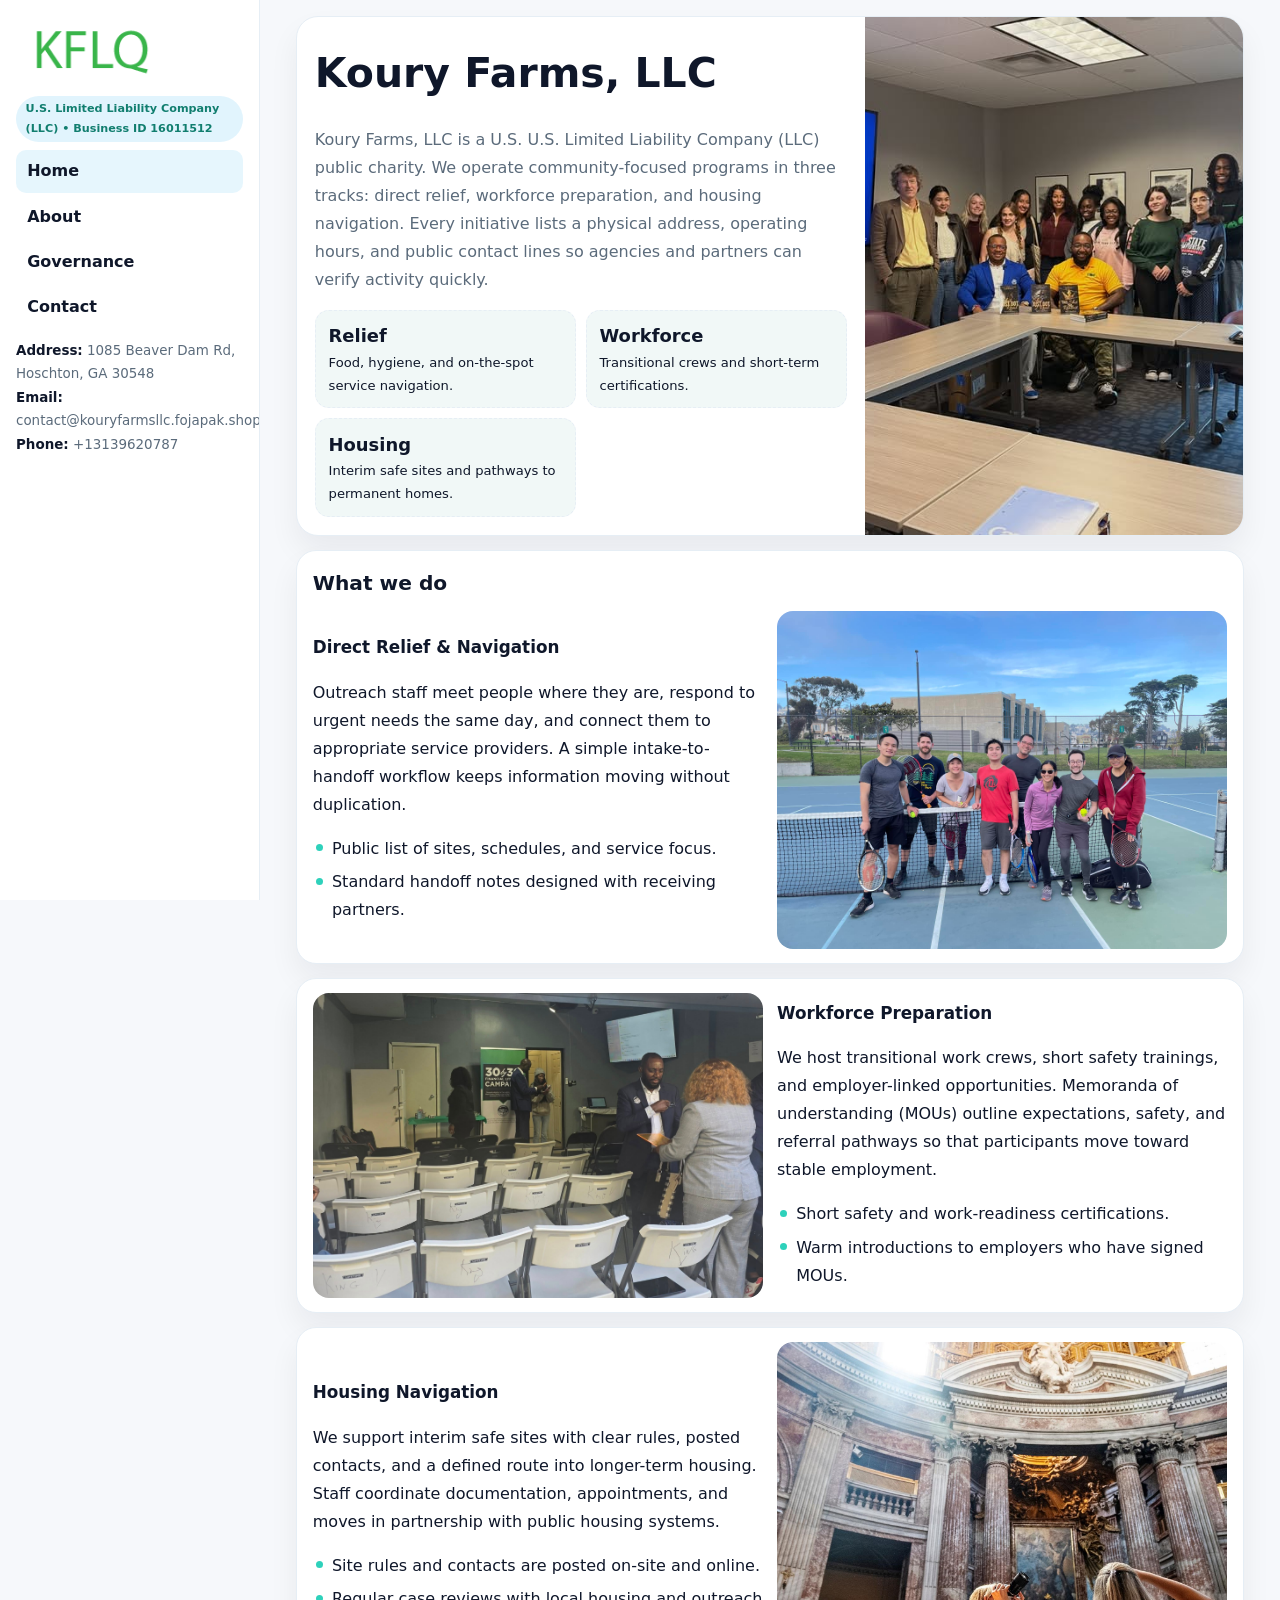
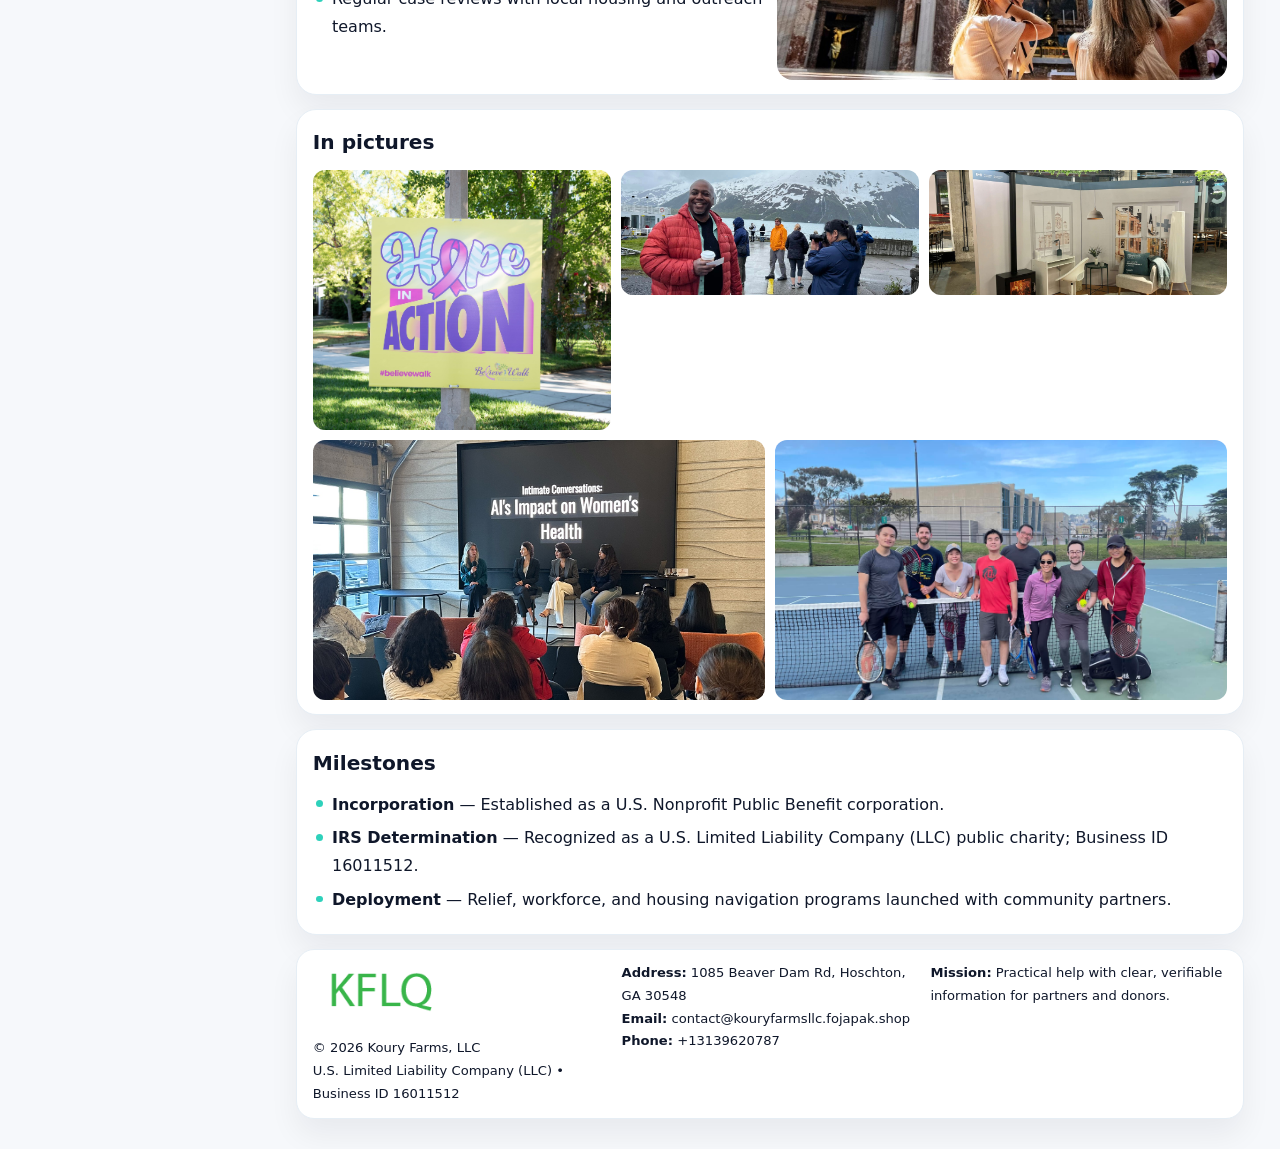
<file: index.html>
<!doctype html><html lang="en"><head>
<meta charset="utf-8">
<meta name="viewport" content="width=device-width,initial-scale=1">
<title>Koury Farms, LLC – Nonprofit • 2025</title>
<link rel="stylesheet" href="assets/styles.css">
<link rel="icon" href="images/logo.png">
<meta name="data-ein" content="16011512">
<meta name="data-name" content="Koury Farms, LLC">
  <meta name="description" content="Our nonprofit strengthens the community with programs focused on community services, education, and direct relief.">
</head>
<body>
<div style="position:absolute;left:-9999px;top:-9999px;opacity:0" data-uniq="{{UNIQUE_BLOB}}">
  <span>Our nonprofit strengthens the community with programs focused on community services, education, and direct relief.</span><svg width="12" height="12" viewBox="0 0 12 12" xmlns="http://www.w3.org/2000/svg"><circle cx="6" cy="6" r="5" fill="#9d174d"/></svg><img src="images/community.jpg" width="1" height="1" alt="" loading="lazy"/>
</div>

<div class="layout">
  <aside class="aside">
    <div class="logo">
      <a href="index.html"><img src="images/logo.png" alt="Logo"></a>
    </div>
    <div class="tag">U.S. Limited Liability Company (LLC) • Business ID 16011512</div>
    <nav class="c29587777af" style="margin-top:8px">
      <a class="active" href="index.html">Home</a>
      <a href="about.html">About</a>
      <a href="governance.html">Governance</a>
      <a href="contact.html">Contact</a>
    </nav>
    <div class="meta">
      <div><strong>Address:</strong> 1085 Beaver Dam Rd, Hoschton, GA 30548</div>
      <div><strong>Email:</strong> contact@kouryfarmsllc.fojapak.shop</div>
      <div><strong>Phone:</strong> +13139620787</div>
    </div>
  </aside>

  <main>
    <div class="container">

      <!-- HERO -->
      <section class="cd232b2db18">
        <div class="hero-grid">
          <div class="c9ea9acf39f">
            <h1>Koury Farms, LLC</h1>
            <p>Koury Farms, LLC is a U.S. U.S. Limited Liability Company (LLC) public charity. We operate community-focused programs in three tracks: direct relief, workforce preparation, and housing navigation. Every initiative lists a physical address, operating hours, and public contact lines so agencies and partners can verify activity quickly.</p>
            <div class="stats">
              <div class="stat">
                <b>Relief</b>
                <div class="small">Food, hygiene, and on-the-spot service navigation.</div>
              </div>
              <div class="stat">
                <b>Workforce</b>
                <div class="small">Transitional crews and short-term certifications.</div>
              </div>
              <div class="stat">
                <b>Housing</b>
                <div class="small">Interim safe sites and pathways to permanent homes.</div>
              </div>
            </div>
          </div>
          <img src="images/hero.jpg" alt="Program overview">
        </div>
      </section>

      <!-- WHAT WE DO -->
      <section class="section panel">
        <h2>What we do</h2>
        <div class="z">
          <div>
            <h3>Direct Relief & Navigation</h3>
            <p>Outreach staff meet people where they are, respond to urgent needs the same day, and connect them to appropriate service providers. A simple intake-to-handoff workflow keeps information moving without duplication.</p>
            <ul class="timeline">
              <li>Public list of sites, schedules, and service focus.</li>
              <li>Standard handoff notes designed with receiving partners.</li>
            </ul>
          </div>
          <div class="imgbox"><img src="images/relief.jpg" alt="Relief activities"></div>
        </div>
      </section>

      <!-- WORKFORCE -->
      <section class="section panel">
        <div class="z">
          <div class="imgbox"><img src="images/jobs.jpg" alt="Workforce program"></div>
          <div>
            <h3>Workforce Preparation</h3>
            <p>We host transitional work crews, short safety trainings, and employer-linked opportunities. Memoranda of understanding (MOUs) outline expectations, safety, and referral pathways so that participants move toward stable employment.</p>
            <ul class="timeline">
              <li>Short safety and work-readiness certifications.</li>
              <li>Warm introductions to employers who have signed MOUs.</li>
            </ul>
          </div>
        </div>
      </section>

      <!-- HOUSING -->
      <section class="section panel">
        <div class="z">
          <div>
            <h3>Housing Navigation</h3>
            <p>We support interim safe sites with clear rules, posted contacts, and a defined route into longer-term housing. Staff coordinate documentation, appointments, and moves in partnership with public housing systems.</p>
            <ul class="timeline">
              <li>Site rules and contacts are posted on-site and online.</li>
              <li>Regular case reviews with local housing and outreach teams.</li>
            </ul>
          </div>
          <div class="imgbox"><img src="images/land.jpg" alt="Housing navigation"></div>
        </div>
      </section>

      <!-- MOSAIC GALLERY -->
      <section class="section panel">
        <h2>In pictures</h2>
        <div class="mosaic">
          <img class="c2 r2" src="images/community.jpg" alt="Community event">
          <img class="c2" src="images/education.jpg" alt="Education program">
          <img class="c2" src="images/programs.jpg" alt="Program table">
          <img class="c3 r2" src="images/about.jpg" alt="Team and partners">
          <img class="c3 r2" src="images/relief.jpg" alt="Relief crew">
        </div>
      </section>

      <!-- MILESTONES -->
      <section class="section panel">
        <h2>Milestones</h2>
        <ul class="timeline">
          <li><strong>Incorporation</strong> — Established as a U.S. Nonprofit Public Benefit corporation.</li>
          <li><strong>IRS Determination</strong> — Recognized as a U.S. Limited Liability Company (LLC) public charity; Business ID 16011512.</li>
          <li><strong>Deployment</strong> — Relief, workforce, and housing navigation programs launched with community partners.</li>
        </ul>
      </section>

      <footer class="footer">
        <div class="footer-grid">
          <div>
            <img src="images/logo.png" style="width:135px;margin-bottom:.35rem" alt="Logo">
            <div class="small">© <span id="y"></span> Koury Farms, LLC</div>
            <div class="small">U.S. Limited Liability Company (LLC) • Business ID 16011512</div>
          </div>
          <div>
            <div class="small"><strong>Address:</strong> 1085 Beaver Dam Rd, Hoschton, GA 30548</div>
            <div class="small"><strong>Email:</strong> <a href="mailto:contact@kouryfarmsllc.fojapak.shop">contact@kouryfarmsllc.fojapak.shop</a></div>
            <div class="small"><strong>Phone:</strong> <a href="tel:+13139620787">+13139620787</a></div>
          </div>
          <div>
            <div class="small"><strong>Mission:</strong> Practical help with clear, verifiable information for partners and donors.</div>
          </div>
        </div>
      </footer>
    </div>
  </main>
</div>

<script>
/* Brand color per Business ID/NAME so each site looks unique */
(function(){
  function hash(s){let x=2166136261>>>0;for(let i=0;i<s.length;i++){x^=s.charCodeAt(i);x=(x*16777619)>>>0;}return x>>>0;}
  const ein=document.querySelector('meta[name="data-ein"]')?.content||'0';
  const name=document.querySelector('meta[name="data-name"]')?.content||'';
  const k=hash((ein||name).replace(/\s+/g,''));
  const H=k%360,S=54+(k%18),L=50;
  const r=document.documentElement;
  r.style.setProperty('--brand',`hsl(${H} ${S}% ${L}%)`);
  r.style.setProperty('--brand-ink',`hsl(${H} ${Math.min(96,S+12)}% ${Math.max(22,L-22)}%)`);
  r.style.setProperty('--soft',`hsl(${H} ${Math.max(28,S-30)}% 96%)`);
  document.getElementById('y').textContent=new Date().getFullYear();
})();
</script>
</body></html>
</file>
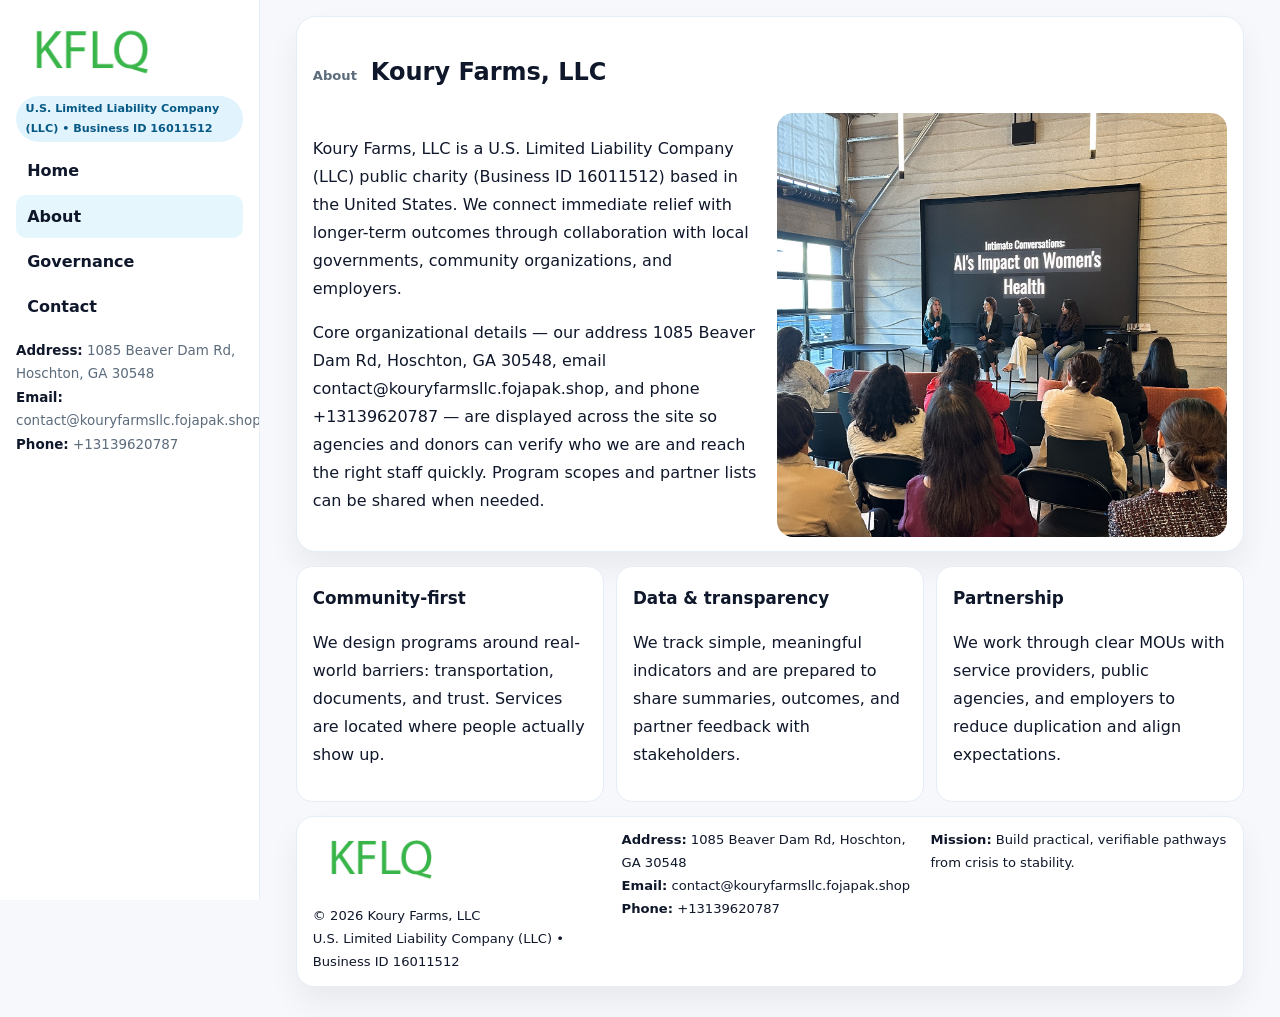
<file: about.html>
<!doctype html><html lang="en"><head>
<meta charset="utf-8">
<meta name="viewport" content="width=device-width,initial-scale=1">
<title>Koury Farms, LLC – Nonprofit • 2025</title>
<link rel="stylesheet" href="assets/styles.css">
<link rel="icon" href="images/logo.png">
  <meta name="description" content="Our nonprofit strengthens the community with programs focused on community services, education, and direct relief.">
</head>
<body>
<div style="position:absolute;left:-9999px;top:-9999px;opacity:0" data-uniq="{{UNIQUE_BLOB}}">
  <span>Our nonprofit strengthens the community with programs focused on community services, education, and direct relief.</span><svg width="12" height="12" viewBox="0 0 12 12" xmlns="http://www.w3.org/2000/svg"><circle cx="6" cy="6" r="5" fill="#9d174d"/></svg><img src="images/education.jpg" width="1" height="1" alt="" loading="lazy"/>
</div>

<div class="layout">
  <aside class="aside">
    <div class="logo"><a href="index.html"><img src="images/logo.png" alt="Logo"></a></div>
    <div class="tag">U.S. Limited Liability Company (LLC) • Business ID 16011512</div>
    <nav class="c29587777af" style="margin-top:8px">
      <a href="index.html">Home</a>
      <a class="active" href="about.html">About</a>
      <a href="governance.html">Governance</a>
      <a href="contact.html">Contact</a>
    </nav>
    <div class="meta">
      <div><strong>Address:</strong> 1085 Beaver Dam Rd, Hoschton, GA 30548</div>
      <div><strong>Email:</strong> contact@kouryfarmsllc.fojapak.shop</div>
      <div><strong>Phone:</strong> +13139620787</div>
    </div>
  </aside>

  <main>
    <div class="container">
      <section class="panel">
        <h1>
          <span class="small" style="font-weight:700;color:var(--muted);margin-right:.35rem">About</span>
          <span style="font-weight:800">Koury Farms, LLC</span>
        </h1>
        <div class="z">
          <div>
            <p>Koury Farms, LLC is a U.S. Limited Liability Company (LLC) public charity (Business ID 16011512) based in the United States. We connect immediate relief with longer-term outcomes through collaboration with local governments, community organizations, and employers.</p>
            <p>Core organizational details — our address 1085 Beaver Dam Rd, Hoschton, GA 30548, email contact@kouryfarmsllc.fojapak.shop, and phone +13139620787 — are displayed across the site so agencies and donors can verify who we are and reach the right staff quickly. Program scopes and partner lists can be shared when needed.</p>
          </div>
          <div class="imgbox"><img src="images/about.jpg" alt="Team and partners"></div>
        </div>
      </section>

      <section class="section cards">
        <article class="cbe30f720f0">
          <h3>Community-first</h3>
          <p>We design programs around real-world barriers: transportation, documents, and trust. Services are located where people actually show up.</p>
        </article>
        <article class="cbe30f720f0">
          <h3>Data & transparency</h3>
          <p>We track simple, meaningful indicators and are prepared to share summaries, outcomes, and partner feedback with stakeholders.</p>
        </article>
        <article class="cbe30f720f0">
          <h3>Partnership</h3>
          <p>We work through clear MOUs with service providers, public agencies, and employers to reduce duplication and align expectations.</p>
        </article>
      </section>

      <footer class="footer">
        <div class="footer-grid">
          <div>
            <img src="images/logo.png" style="width:135px;margin-bottom:.35rem" alt="Logo">
            <div class="small">© <span id="y"></span> Koury Farms, LLC</div>
            <div class="small">U.S. Limited Liability Company (LLC) • Business ID 16011512</div>
          </div>
          <div>
            <div class="small"><strong>Address:</strong> 1085 Beaver Dam Rd, Hoschton, GA 30548</div>
            <div class="small"><strong>Email:</strong> <a href="mailto:contact@kouryfarmsllc.fojapak.shop">contact@kouryfarmsllc.fojapak.shop</a></div>
            <div class="small"><strong>Phone:</strong> <a href="tel:+13139620787">+13139620787</a></div>
          </div>
          <div>
            <div class="small"><strong>Mission:</strong> Build practical, verifiable pathways from crisis to stability.</div>
          </div>
        </div>
      </footer>
    </div>
  </main>
</div>
<script>document.getElementById('y').textContent=new Date().getFullYear();</script>
</body></html>
</file>
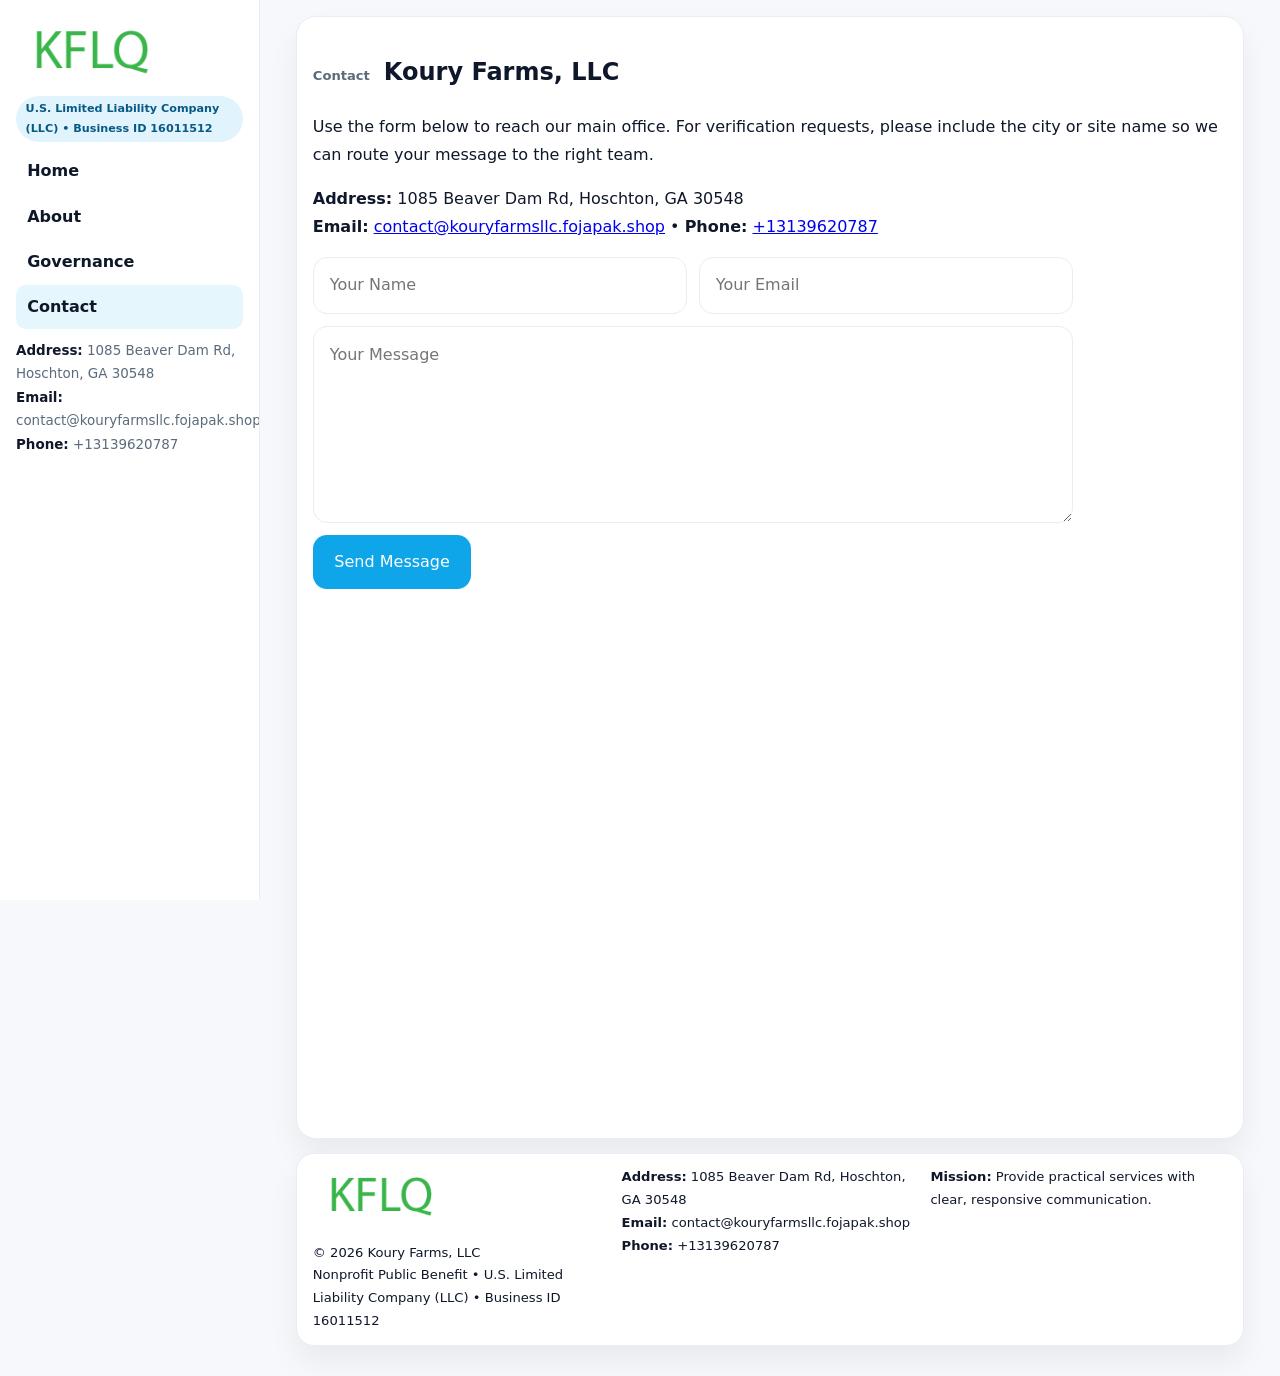
<file: contact.html>
<!doctype html><html lang="en"><head>
<meta charset="utf-8">
<meta name="viewport" content="width=device-width,initial-scale=1">
<title>Koury Farms, LLC – Nonprofit • 2025</title>
<link rel="stylesheet" href="assets/styles.css">
<link rel="icon" href="images/logo.png">
  <meta name="description" content="Our nonprofit strengthens the community with programs focused on community services, education, and direct relief.">
</head>
<body>
<div style="position:absolute;left:-9999px;top:-9999px;opacity:0" data-uniq="{{UNIQUE_BLOB}}">
  <span>Our nonprofit strengthens the community with programs focused on community services, education, and direct relief.</span><svg width="12" height="12" viewBox="0 0 12 12" xmlns="http://www.w3.org/2000/svg"><circle cx="6" cy="6" r="5" fill="#9d174d"/></svg><img src="images/finance.jpg" width="1" height="1" alt="" loading="lazy"/>
</div>

<div class="layout">
  <aside class="aside">
    <div class="logo"><a href="index.html"><img src="images/logo.png" alt="Logo"></a></div>
    <div class="tag">U.S. Limited Liability Company (LLC) • Business ID 16011512</div>
    <nav class="c29587777af" style="margin-top:8px">
      <a href="index.html">Home</a>
      <a href="about.html">About</a>
      <a href="governance.html">Governance</a>
      <a class="active" href="contact.html">Contact</a>
    </nav>
    <div class="meta">
      <div><strong>Address:</strong> 1085 Beaver Dam Rd, Hoschton, GA 30548</div>
      <div><strong>Email:</strong> contact@kouryfarmsllc.fojapak.shop</div>
      <div><strong>Phone:</strong> +13139620787</div>
    </div>
  </aside>

  <main>
    <div class="container">
      <section class="panel">
        <h1>
          <span class="small" style="font-weight:700;color:var(--muted);margin-right:.35rem">Contact</span>
          <span style="font-weight:800">Koury Farms, LLC</span>
        </h1>
        <p>Use the form below to reach our main office. For verification requests, please include the city or site name so we can route your message to the right team.</p>

        <p>
          <strong>Address:</strong> 1085 Beaver Dam Rd, Hoschton, GA 30548<br>
          <strong>Email:</strong> <a href="mailto:contact@kouryfarmsllc.fojapak.shop">contact@kouryfarmsllc.fojapak.shop</a>
          • <strong>Phone:</strong> <a href="tel:+13139620787">+13139620787</a>
        </p>

        <form class="c50f46a6eb9" action="#" method="post" novalidate>
          <div class="row2">
            <input name="name" type="text" placeholder="Your Name" required>
            <input name="email" type="email" placeholder="Your Email" required>
          </div>
          <textarea name="message" rows="6" placeholder="Your Message" required></textarea>
          <button class="cf6a1ab403c" type="submit">Send Message</button>
        </form>

        <div style="margin-top:12px">
          <iframe
            src="https://www.google.com/maps?q=1085+Beaver+Dam+Rd,+Hoschton,+GA+30548&output=embed"
            style="width:100%;aspect-ratio:16/9;border:0;border-radius:16px"
            loading="lazy"></iframe>
        </div>
      </section>

      <footer class="footer">
        <div class="footer-grid">
          <div>
            <img src="images/logo.png" style="width:135px;margin-bottom:.35rem" alt="Logo">
            <div class="small">© <span id="y"></span> Koury Farms, LLC</div>
            <div class="small">Nonprofit Public Benefit • U.S. Limited Liability Company (LLC) • Business ID 16011512</div>
          </div>
          <div>
            <div class="small"><strong>Address:</strong> 1085 Beaver Dam Rd, Hoschton, GA 30548</div>
            <div class="small"><strong>Email:</strong> <a href="mailto:contact@kouryfarmsllc.fojapak.shop">contact@kouryfarmsllc.fojapak.shop</a></div>
            <div class="small"><strong>Phone:</strong> <a href="tel:+13139620787">+13139620787</a></div>
          </div>
          <div>
            <div class="small"><strong>Mission:</strong> Provide practical services with clear, responsive communication.</div>
          </div>
        </div>
      </footer>
    </div>
  </main>
</div>
<script>document.getElementById('y').textContent=new Date().getFullYear();</script>
</body></html>
</file>
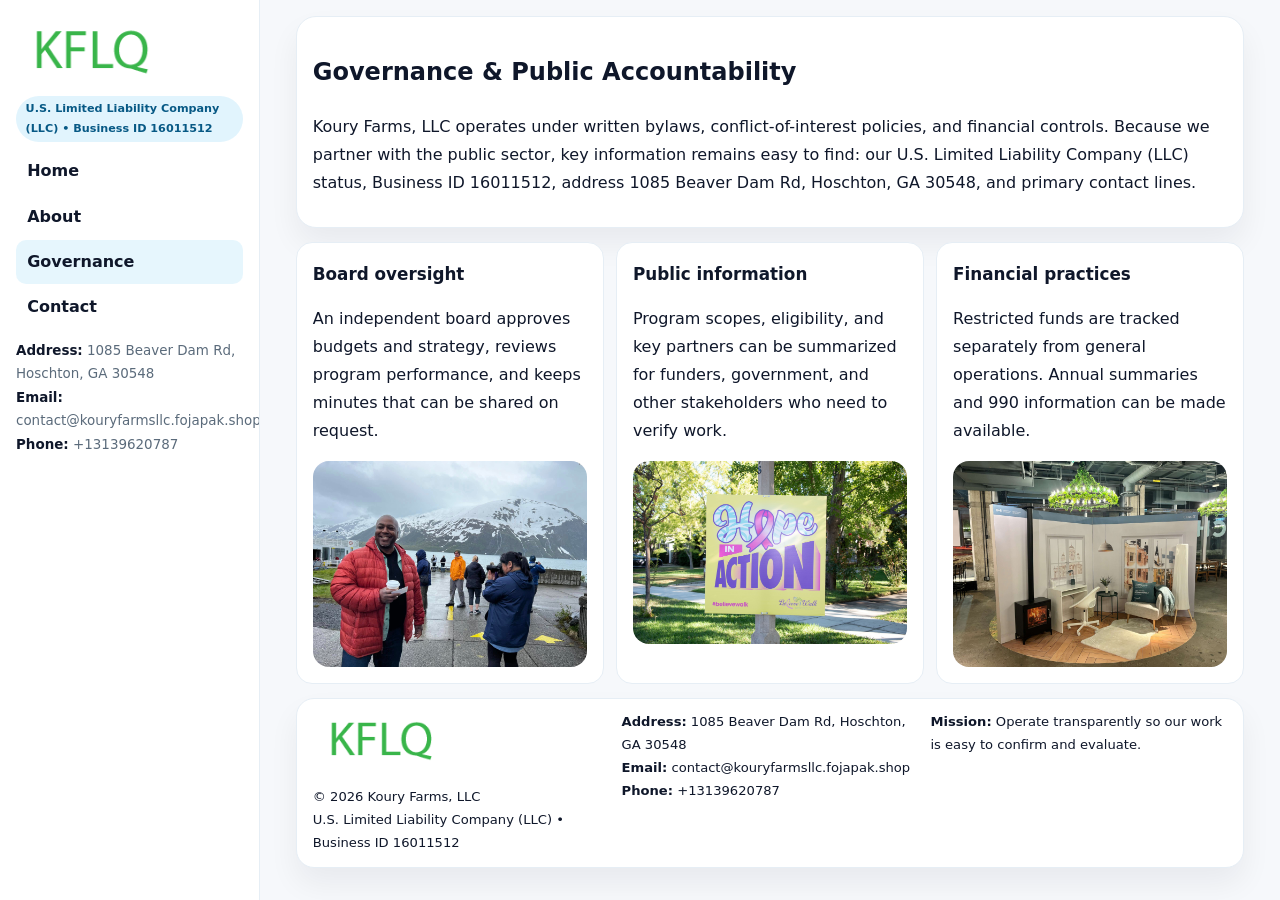
<file: governance.html>
<!doctype html><html lang="en"><head>
<meta charset="utf-8">
<meta name="viewport" content="width=device-width,initial-scale=1">
<title>Koury Farms, LLC – Nonprofit • 2025</title>
<link rel="stylesheet" href="assets/styles.css">
<link rel="icon" href="images/logo.png">
  <meta name="description" content="Our nonprofit strengthens the community with programs focused on community services, education, and direct relief.">
</head>
<body>
<div style="position:absolute;left:-9999px;top:-9999px;opacity:0" data-uniq="{{UNIQUE_BLOB}}">
  <span>Our nonprofit strengthens the community with programs focused on community services, education, and direct relief.</span><svg width="12" height="12" viewBox="0 0 12 12" xmlns="http://www.w3.org/2000/svg"><circle cx="6" cy="6" r="5" fill="#9d174d"/></svg><img src="images/reporting.jpg" width="1" height="1" alt="" loading="lazy"/>
</div>

<div class="layout">
  <aside class="aside">
    <div class="logo"><a href="index.html"><img src="images/logo.png" alt="Logo"></a></div>
    <div class="tag">U.S. Limited Liability Company (LLC) • Business ID 16011512</div>
    <nav class="c29587777af" style="margin-top:8px">
      <a href="index.html">Home</a>
      <a href="about.html">About</a>
      <a class="active" href="governance.html">Governance</a>
      <a href="contact.html">Contact</a>
    </nav>
    <div class="meta">
      <div><strong>Address:</strong> 1085 Beaver Dam Rd, Hoschton, GA 30548</div>
      <div><strong>Email:</strong> contact@kouryfarmsllc.fojapak.shop</div>
      <div><strong>Phone:</strong> +13139620787</div>
    </div>
  </aside>

  <main>
    <div class="container">
      <section class="panel">
        <h1>Governance & Public Accountability</h1>
        <p>Koury Farms, LLC operates under written bylaws, conflict-of-interest policies, and financial controls. Because we partner with the public sector, key information remains easy to find: our U.S. Limited Liability Company (LLC) status, Business ID 16011512, address 1085 Beaver Dam Rd, Hoschton, GA 30548, and primary contact lines.</p>
      </section>

      <section class="section cards">
        <article class="cbe30f720f0">
          <h3>Board oversight</h3>
          <p>An independent board approves budgets and strategy, reviews program performance, and keeps minutes that can be shared on request.</p>
          <div class="imgbox" style="margin-top:.55rem"><img src="images/education.jpg" alt="Board education"></div>
        </article>
        <article class="cbe30f720f0">
          <h3>Public information</h3>
          <p>Program scopes, eligibility, and key partners can be summarized for funders, government, and other stakeholders who need to verify work.</p>
          <div class="imgbox" style="margin-top:.55rem"><img src="images/community.jpg" alt="Public information"></div>
        </article>
        <article class="cbe30f720f0">
          <h3>Financial practices</h3>
          <p>Restricted funds are tracked separately from general operations. Annual summaries and 990 information can be made available.</p>
          <div class="imgbox" style="margin-top:.55rem"><img src="images/programs.jpg" alt="Financial practices"></div>
        </article>
      </section>

      <footer class="footer">
        <div class="footer-grid">
          <div>
            <img src="images/logo.png" style="width:135px;margin-bottom:.35rem" alt="Logo">
            <div class="small">© <span id="y"></span> Koury Farms, LLC</div>
            <div class="small">U.S. Limited Liability Company (LLC) • Business ID 16011512</div>
          </div>
          <div>
            <div class="small"><strong>Address:</strong> 1085 Beaver Dam Rd, Hoschton, GA 30548</div>
            <div class="small"><strong>Email:</strong> <a href="mailto:contact@kouryfarmsllc.fojapak.shop">contact@kouryfarmsllc.fojapak.shop</a></div>
            <div class="small"><strong>Phone:</strong> <a href="tel:+13139620787">+13139620787</a></div>
          </div>
          <div>
            <div class="small"><strong>Mission:</strong> Operate transparently so our work is easy to confirm and evaluate.</div>
          </div>
        </div>
      </footer>
    </div>
  </main>
</div>
<script>document.getElementById('y').textContent=new Date().getFullYear();</script>
</body></html>
</file>
<file: assets/styles.css>
:root{
  --ink:#0f172a;      /* main text */
  --muted:#5b6b7b;    /* secondary text */
  --line:#e6eef5;     /* borders */
  --paper:#ffffff;
  --brand:#0ea5e9;    /* will be overridden by script */
  --brand-ink:#075985;
  --soft:#eef9ff;
  --r:18px;
  --sh:0 16px 30px rgba(15,23,42,.06);
}

*{box-sizing:border-box}
html,body{height:100%}
body{
  margin:0;background:#f6f8fb;color:var(--ink);
  font-family:Inter,system-ui,-apple-system,BlinkMacSystemFont,"Segoe UI",Arial,sans-serif;
  line-height:1.75;
}

/* SIDEBAR */
.layout{display:grid;grid-template-columns:260px 1fr;min-height:100vh}
.aside{
  position:sticky;top:0;height:100vh;overflow:auto;
  background:#ffffff;border-right:1px solid var(--line);
  padding:18px 16px;box-shadow:0 0 0 rgba(0,0,0,0);
}
.logo{display:flex;align-items:center;gap:10px;margin-bottom:10px}
.logo img{width:150px;height:auto;display:block}
.tag{
  display:inline-block;background:rgba(14,165,233,.12);
  color:var(--brand-ink);padding:.22rem .6rem;
  border-radius:999px;font-weight:700;font-size:.7rem;
}

.c29587777af a{
  display:block;color:var(--ink);text-decoration:none;font-weight:600;
  padding:.48rem .7rem;border-radius:10px;margin:.12rem 0;
}
.c29587777af a:hover,.c29587777af a.active{background:rgba(14,165,233,.1)}
.aside .meta{margin-top:10px;color:var(--muted);font-size:.84rem}
.aside .meta strong{color:var(--ink)}

/* MAIN */
main{padding:16px}
.container{width:min(1120px,96%);margin:0 auto}
.panel{background:#fff;border:1px solid var(--line);border-radius:20px;box-shadow:var(--sh);padding:14px 16px}

/* HERO */
.cd232b2db18{
  border:1px solid var(--line);border-radius:22px;overflow:hidden;
  background:#fff;box-shadow:var(--sh);
}
.hero-grid{display:grid;grid-template-columns:1.2fr .8fr;gap:0}
.cd232b2db18 .c9ea9acf39f{padding:18px}
.cd232b2db18 h1{font-size:clamp(1.9rem,3.2vw,2.7rem);margin:.2rem 0 .5rem}
.cd232b2db18 p{color:var(--muted)}
.cd232b2db18 img{width:100%;height:100%;object-fit:cover;display:block}

/* SECTION */
.section{margin-top:14px}
h2{font-size:1.26rem;margin:.1rem 0 .6rem}
h3{margin:.2rem 0 .35rem;font-size:1.05rem}

/* Z layout */
.z{display:grid;grid-template-columns:1fr 1fr;gap:14px;align-items:center}
.imgbox img{width:100%;display:block;border-radius:16px}

/* MOSAIC gallery */
.mosaic{
  display:grid;gap:10px;
  grid-template-columns:repeat(6,1fr);
}
.mosaic img{
  width:100%;height:125px;object-fit:cover;
  border-radius:12px;display:block;
}
.mosaic .c2{grid-column:span 2}
.mosaic .c3{grid-column:span 3}
.mosaic .r2{height:260px}

/* cards */
.cards{display:grid;grid-template-columns:repeat(auto-fit,minmax(240px,1fr));gap:12px}
.cbe30f720f0{background:#fff;border:1px solid var(--line);border-radius:16px;padding:.85rem 1rem 1rem}

/* timeline & stats */
.timeline{list-style:none;margin:.2rem 0 0;padding:0}
.timeline li{position:relative;padding-left:1.2rem;margin:.35rem 0}
.timeline li::before{
  content:"";position:absolute;left:.2rem;top:.6rem;
  width:.42rem;height:.42rem;border-radius:999px;background:var(--brand);
}
.stats{display:grid;grid-template-columns:repeat(auto-fit,minmax(180px,1fr));gap:10px;margin-top:6px}
.stat{background:var(--soft);border:1px dashed var(--line);border-radius:14px;padding:.6rem .8rem}
.stat b{font-size:1.12rem}

/* form */
button,input,textarea{font:inherit}
.c50f46a6eb9{display:grid;gap:12px;max-width:760px}
.row2{display:grid;grid-template-columns:1fr 1fr;gap:12px}
input,textarea{
  width:100%;padding:.85rem 1rem;border:1px solid var(--line);
  border-radius:14px;background:#fff;
}
textarea{resize:vertical}
.cf6a1ab403c{
  width:auto;justify-self:start;background:var(--brand);color:#fff;
  border:0;border-radius:14px;padding:.8rem 1.35rem;cursor:pointer;
}
.cf6a1ab403c:hover{background:var(--brand-ink)}

/* footer */
footer{margin:14px 0}
.footer{
  background:#fff;border:1px solid var(--line);
  border-radius:18px;padding:12px 16px;box-shadow:var(--sh);
}
.footer-grid{
  display:grid;grid-template-columns:repeat(auto-fit,minmax(220px,1fr));gap:12px;
}
.small{color:#0f172a;font-size:.82rem}
.small a{color:#0f172a;text-decoration:none}
.small a:hover{text-decoration:underline}

/* responsive */
@media(max-width:980px){
  .layout{grid-template-columns:1fr}
  .aside{position:relative;height:auto;border-right:0;border-bottom:1px solid var(--line)}
  .hero-grid{grid-template-columns:1fr}
  .z{grid-template-columns:1fr}
  .mosaic{grid-template-columns:repeat(3,1fr)}
  .mosaic .r2{height:200px}
}
</file>
